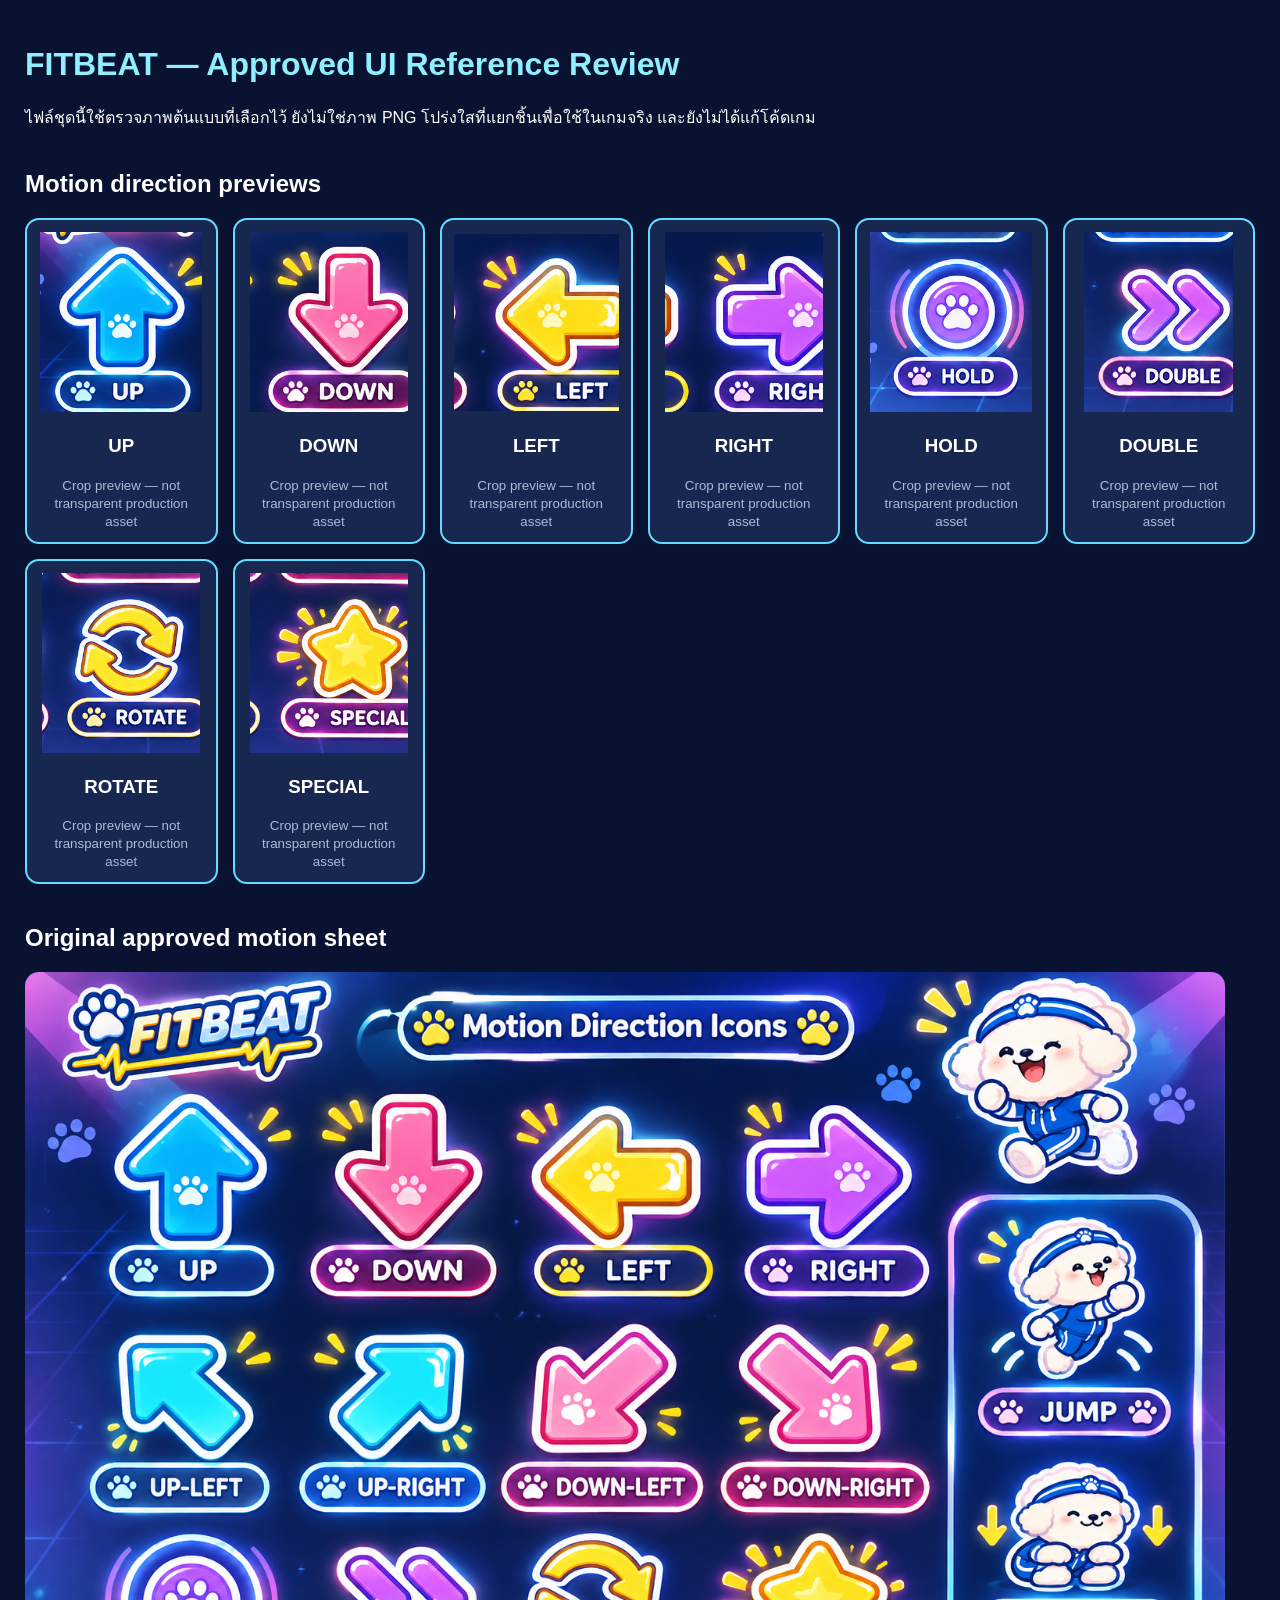
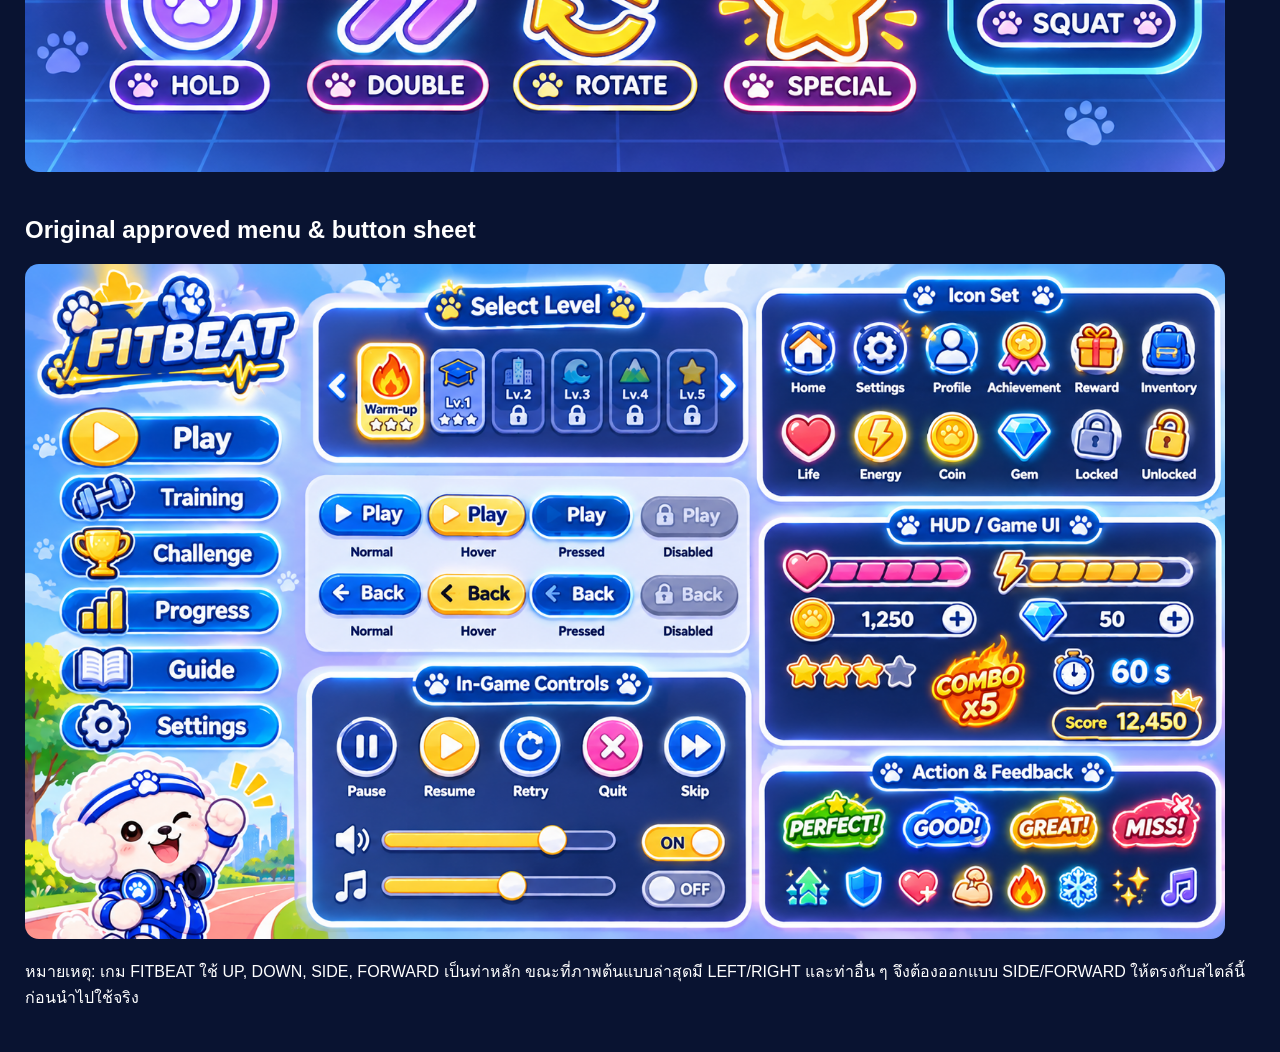
<file: OPEN_REVIEW.html>
<!doctype html><html lang="th"><meta charset="utf-8"><meta name="viewport" content="width=device-width,initial-scale=1"><title>FITBEAT UI review</title><style>body{margin:0;background:#091331;color:white;font-family:Arial,sans-serif;padding:25px}h1{color:#8fefff}p{line-height:1.6}.grid{display:grid;grid-template-columns:repeat(auto-fit,minmax(180px,1fr));gap:15px}article{background:#182750;padding:12px;border:2px solid #62ddff;border-radius:14px;text-align:center}article img{width:100%;height:180px;object-fit:contain}small{color:#aabbd5}.full{width:100%;max-width:1200px;border-radius:14px}h2{margin-top:40px}</style><h1>FITBEAT — Approved UI Reference Review</h1><p>ไฟล์ชุดนี้ใช้ตรวจภาพต้นแบบที่เลือกไว้ ยังไม่ใช่ภาพ PNG โปร่งใสที่แยกชิ้นเพื่อใช้ในเกมจริง และยังไม่ได้แก้โค้ดเกม</p><h2>Motion direction previews</h2><div class="grid"><article><img src="preview_UP.png"><h3>UP</h3><small>Crop preview — not transparent production asset</small></article><article><img src="preview_DOWN.png"><h3>DOWN</h3><small>Crop preview — not transparent production asset</small></article><article><img src="preview_LEFT.png"><h3>LEFT</h3><small>Crop preview — not transparent production asset</small></article><article><img src="preview_RIGHT.png"><h3>RIGHT</h3><small>Crop preview — not transparent production asset</small></article><article><img src="preview_HOLD.png"><h3>HOLD</h3><small>Crop preview — not transparent production asset</small></article><article><img src="preview_DOUBLE.png"><h3>DOUBLE</h3><small>Crop preview — not transparent production asset</small></article><article><img src="preview_ROTATE.png"><h3>ROTATE</h3><small>Crop preview — not transparent production asset</small></article><article><img src="preview_SPECIAL.png"><h3>SPECIAL</h3><small>Crop preview — not transparent production asset</small></article></div><h2>Original approved motion sheet</h2><img class="full" src="01_Motion_Icons_Approved_Reference.png"><h2>Original approved menu & button sheet</h2><img class="full" src="02_Menu_Buttons_Approved_Reference.png"><p>หมายเหตุ: เกม FITBEAT ใช้ UP, DOWN, SIDE, FORWARD เป็นท่าหลัก ขณะที่ภาพต้นแบบล่าสุดมี LEFT/RIGHT และท่าอื่น ๆ จึงต้องออกแบบ SIDE/FORWARD ให้ตรงกับสไตล์นี้ก่อนนำไปใช้จริง</p></html>
</file>
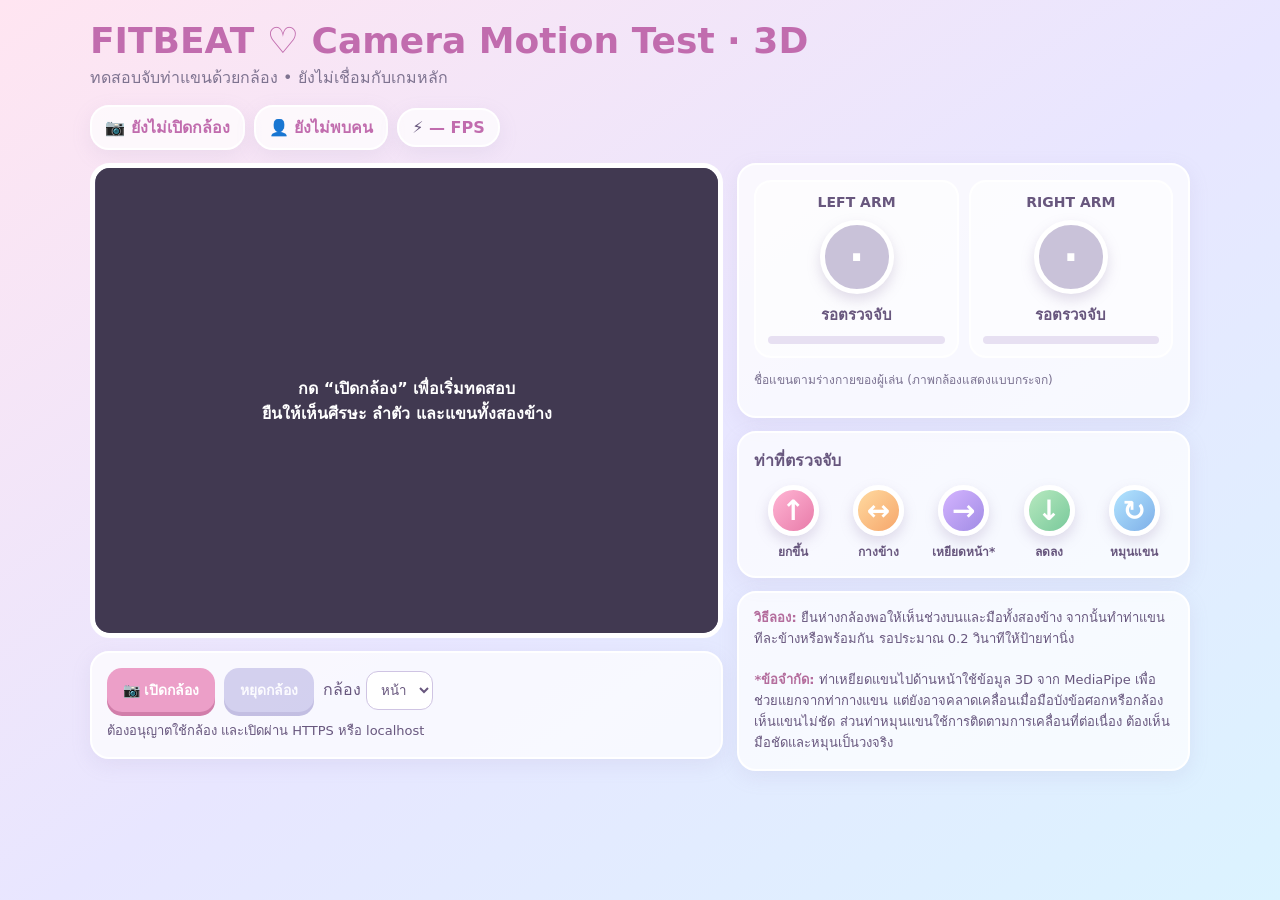
<file: ORIGINAL_CAMERA_DEMOS/fitbeat-camera-forward-3d(1).html>
<!doctype html><html lang="th"><head><meta charset="utf-8"><meta name="viewport" content="width=device-width,initial-scale=1"><title>FITBEAT • Camera Motion Test (Forward Reach 3D)</title><style>
:root{font-family:system-ui,'Segoe UI',sans-serif;color:#68577e}*{box-sizing:border-box}body{margin:0;min-height:100vh;background:linear-gradient(145deg,#ffe5f1,#e8e6ff 52%,#dbf3ff);padding:16px}.app{max-width:1100px;margin:auto}h1{color:#c16cae;margin:4px 0;font-size:clamp(25px,4vw,36px)}.sub{margin:4px 0 15px;color:#7e7390}.top,.chips,.controls{display:flex;gap:9px;flex-wrap:wrap;align-items:center}.chip,.panel{border:2px solid white;background:#ffffffb9;border-radius:19px;box-shadow:0 6px 20px #9f8cbd22}.chip{padding:8px 13px;font-weight:750}.chip b{color:#c16cae}.panel{padding:15px;margin-top:13px}button{border:0;border-radius:15px;padding:11px 16px;background:#ec9fc8;color:#fff;font-size:14px;font-weight:800;cursor:pointer;box-shadow:0 4px 0 #d17eaa}button:disabled{opacity:.45;cursor:default}button.secondary{background:#a6a0dc;box-shadow:0 4px 0 #827ac1}.layout{display:grid;grid-template-columns:minmax(0,1.4fr) minmax(270px,1fr);gap:14px;margin-top:13px}.camera{aspect-ratio:4/3;background:#5d5476;border:5px solid white;border-radius:20px;position:relative;overflow:hidden}.camera video,.camera canvas{position:absolute;inset:0;width:100%;height:100%;object-fit:contain;transform:scaleX(-1)}.camera video{background:#413951}.camera canvas{pointer-events:none}.empty{position:absolute;inset:0;display:grid;place-items:center;color:#fff;text-align:center;padding:20px;font-weight:800}.camera.active .empty{display:none}.status{font-size:13px;margin-top:8px;min-height:22px}.arms{display:grid;grid-template-columns:1fr 1fr;gap:10px}.arm{background:#fff9;border:2px solid white;border-radius:17px;padding:12px;text-align:center}.arm strong{display:block;font-size:14px}.arm .name{font-size:15px;font-weight:900;margin:9px 0}.circle{width:74px;height:74px;border-radius:50%;display:grid;place-items:center;margin:10px auto 0;font-size:40px;font-weight:900;color:white;border:5px solid #fff;box-shadow:0 6px 13px #9582ae44}.circle.none{background:#c9c2d9}.circle.up{background:linear-gradient(135deg,#ffb5d4,#e87ba9)}.circle.side{background:linear-gradient(135deg,#ffdaa0,#f6a66b)}.circle.forward{background:linear-gradient(135deg,#d4b4ff,#a18ce5)}.circle.down{background:linear-gradient(135deg,#b7e9bf,#79c99b)}.circle.circlemove{background:linear-gradient(135deg,#b3e5ff,#7eafe8)}.meter{height:8px;background:#e7e0f2;border-radius:99px;overflow:hidden}.meter i{display:block;height:100%;width:0;background:#d88ac3;transition:width .12s}.legend{display:grid;grid-template-columns:repeat(5,minmax(0,1fr));gap:8px}.item{text-align:center;font-size:12px;font-weight:750}.item .circle{width:51px;height:51px;font-size:28px;margin:0 auto 6px}.note{font-size:13px;line-height:1.6}.note strong{color:#b46d9d}select{padding:10px;border-radius:12px;border:1px solid #cfc4e3;background:white;color:#68577e}.hint{font-size:12px;color:#7b7291}@media(max-width:760px){.layout{grid-template-columns:1fr}.legend{grid-template-columns:repeat(5,1fr)}.camera{aspect-ratio:4/3}}
</style></head><body><main class="app"><h1>FITBEAT ♡ Camera Motion Test · 3D</h1><p class="sub">ทดสอบจับท่าแขนด้วยกล้อง • ยังไม่เชื่อมกับเกมหลัก</p><div class="top"><span class="chip">📷 <b id="camstate">ยังไม่เปิดกล้อง</b></span><span class="chip">👤 <b id="person">ยังไม่พบคน</b></span><span class="chip">⚡ <b id="fps">— FPS</b></span></div><div class="layout"><section><div class="camera" id="camera"><video id="video" autoplay muted playsinline></video><canvas id="overlay"></canvas><div class="empty">กด “เปิดกล้อง” เพื่อเริ่มทดสอบ<br>ยืนให้เห็นศีรษะ ลำตัว และแขนทั้งสองข้าง</div></div><div class="panel"><div class="controls"><button id="start">📷 เปิดกล้อง</button><button id="stop" class="secondary" disabled>หยุดกล้อง</button><label>กล้อง <select id="facing"><option value="user">หน้า</option><option value="environment">หลัง</option></select></label></div><div class="status" id="status" role="status">ต้องอนุญาตใช้กล้อง และเปิดผ่าน HTTPS หรือ localhost</div></div></section><section><div class="panel" style="margin-top:0"><div class="arms"><div class="arm"><strong>LEFT ARM</strong><div id="leftIcon" class="circle none">·</div><div id="leftName" class="name">รอตรวจจับ</div><div class="meter"><i id="leftMeter"></i></div></div><div class="arm"><strong>RIGHT ARM</strong><div id="rightIcon" class="circle none">·</div><div id="rightName" class="name">รอตรวจจับ</div><div class="meter"><i id="rightMeter"></i></div></div></div><p class="hint">ชื่อแขนตามร่างกายของผู้เล่น (ภาพกล้องแสดงแบบกระจก)</p></div><div class="panel"><strong>ท่าที่ตรวจจับ</strong><div class="legend" style="margin-top:12px"><div class="item"><div class="circle up">↑</div>ยกขึ้น</div><div class="item"><div class="circle side">↔</div>กางข้าง</div><div class="item"><div class="circle forward">→</div>เหยียดหน้า*</div><div class="item"><div class="circle down">↓</div>ลดลง</div><div class="item"><div class="circle circlemove">↻</div>หมุนแขน</div></div></div><div class="panel note"><strong>วิธีลอง:</strong> ยืนห่างกล้องพอให้เห็นช่วงบนและมือทั้งสองข้าง จากนั้นทำท่าแขนทีละข้างหรือพร้อมกัน รอประมาณ 0.2 วินาทีให้ป้ายท่านิ่ง<br><br><strong>*ข้อจำกัด:</strong> ท่าเหยียดแขนไปด้านหน้าใช้ข้อมูล 3D จาก MediaPipe เพื่อช่วยแยกจากท่ากางแขน แต่ยังอาจคลาดเคลื่อนเมื่อมือบังข้อศอกหรือกล้องเห็นแขนไม่ชัด ส่วนท่าหมุนแขนใช้การติดตามการเคลื่อนที่ต่อเนื่อง ต้องเห็นมือชัดและหมุนเป็นวงจริง</div></section></div></main>
<script type="module">
const $=id=>document.getElementById(id), video=$('video'), canvas=$('overlay'),ctx=canvas.getContext('2d');let stream=null,pose=null,running=false,busy=false,lastVideo=-1,frames=0,lastFps=performance.now();const histories={left:[],right:[]},stables={left:{key:'none',n:0},right:{key:'none',n:0}};
const info={none:['·','รอตรวจจับ'],up:['↑','ยกแขนขึ้น'],side:['↔','กางแขนด้านข้าง'],forward:['→','เหยียดแขนด้านหน้า*'],down:['↓','ลดแขนลง'],circlemove:['↻','หมุนแขน']};
function report(s){$('status').textContent=s}function paint(side,key,confidence){const [sym,name]=info[key]||info.none;$(side+'Icon').className='circle '+key;$(side+'Icon').textContent=sym;$(side+'Name').textContent=name;$(side+'Meter').style.width=Math.round(confidence*100)+'%'}
function reset(){for(const s of ['left','right']){histories[s]=[];stables[s]={key:'none',n:0};paint(s,'none',0)}}
function dist(a,b){return Math.hypot(a.x-b.x,a.y-b.y)}function angle(a,b,c){let ux=a.x-b.x,uy=a.y-b.y,vx=c.x-b.x,vy=c.y-b.y;return Math.acos(Math.max(-1,Math.min(1,(ux*vx+uy*vy)/(Math.hypot(ux,uy)*Math.hypot(vx,vy)+1e-9))))*180/Math.PI}
function detect(lm,side,now,world){
 const ids=side==='left'?[11,13,15,23]:[12,14,16,24];
 const [shoulder,elbow,wrist,hip]=ids.map(i=>lm[i]);
 const visibility=Math.min(shoulder.visibility??1,elbow.visibility??1,wrist.visibility??1);
 if(visibility<.45)return ['none',0];
 const torso=Math.max(.06,dist(shoulder,hip)),arm=dist(shoulder,wrist);
 const straight=angle(shoulder,elbow,wrist)>140;
 const dy=(wrist.y-shoulder.y)/torso,dx=Math.abs(wrist.x-shoulder.x)/torso;
 const h=histories[side];h.push({x:wrist.x,y:wrist.y,t:now});
 while(h.length&&(now-h[0].t>1500))h.shift();
 let turns=0;
 if(h.length>8){const cx=h.reduce((a,p)=>a+p.x,0)/h.length,cy=h.reduce((a,p)=>a+p.y,0)/h.length;
 let travel=0;for(let i=1;i<h.length;i++){const a=Math.atan2(h[i-1].y-cy,h[i-1].x-cx),b=Math.atan2(h[i].y-cy,h[i].x-cx);let d=b-a;while(d>Math.PI)d-=2*Math.PI;while(d< -Math.PI)d+=2*Math.PI;travel+=d}
 const radius=h.reduce((a,p)=>a+Math.hypot(p.x-cx,p.y-cy),0)/h.length;
 turns=(Math.abs(travel)>Math.PI*1.55&&radius>torso*.2&&radius<torso*1.8)?Math.abs(travel):0}
 if(turns)return ['circlemove',visibility];
 // MediaPipe world coordinates provide relative depth in meters. The torso vector
 // establishes a body-local vertical, reducing sensitivity to camera tilt.
 if(world?.length>=25){
  const [S,E,W,H]=ids.map(i=>world[i]);
  const vec=(a,b)=>[b.x-a.x,b.y-a.y,b.z-a.z];
  const dot=(a,b)=>a.reduce((v,x,i)=>v+x*b[i],0);
  const norm=a=>Math.hypot(...a);
  const unit=a=>a.map(x=>x/(norm(a)||1));
  const vertical=unit(vec(H,S)); // hip -> shoulder, body-up axis
  const arm3=vec(S,W),len=norm(arm3);
  const elevation=Math.asin(Math.max(-1,Math.min(1,dot(unit(arm3),vertical))))*180/Math.PI;
  const shoulderWidth=norm(vec(world[11],world[12]));
  const across=unit(vec(world[11],world[12]));
  const lateral=Math.abs(dot(unit(arm3),across));
  const depth=Math.abs(arm3[2])/(len||1);
  const elbow3=vec(S,E),forearm3=vec(E,W);
  const elbowStraight=dot(unit(elbow3),unit(forearm3))>.72;
  // A forward reach points away from the torso, approximately horizontal,
  // with depth dominance rather than the lateral direction of a side raise.
  if(elbowStraight&&len>Math.max(.12,shoulderWidth*.7)&&elevation>-28&&elevation<40&&depth>.48&&depth>lateral*.95)
    return ['forward',visibility*.9];
  if(elevation>40&&len>.18)return ['up',visibility];
  if(elbowStraight&&elevation>-30&&elevation<32&&lateral>.58&&lateral>depth*.9)return ['side',visibility];
  if(elevation< -38)return ['down',visibility];
 }
 // 2D fallback for partial world tracking; deliberately conservative.
 if(dy<-.6&&arm>torso*.65)return ['up',visibility];
 if(straight&&dx>.65&&Math.abs(dy)<.5)return ['side',visibility];
 if(dy>.65&&dx<.6)return ['down',visibility];
 return ['none',visibility*.5]
}
function draw(lm){canvas.width=video.videoWidth;canvas.height=video.videoHeight;ctx.clearRect(0,0,canvas.width,canvas.height);const connections=[[11,12],[11,13],[13,15],[12,14],[14,16],[11,23],[12,24],[23,24]];ctx.lineWidth=5;ctx.strokeStyle='#a5e5ff';ctx.shadowColor='#72baf6';ctx.shadowBlur=9;for(const [a,b] of connections){if((lm[a].visibility??1)<.45||(lm[b].visibility??1)<.45)continue;ctx.beginPath();ctx.moveTo(lm[a].x*canvas.width,lm[a].y*canvas.height);ctx.lineTo(lm[b].x*canvas.width,lm[b].y*canvas.height);ctx.stroke()}ctx.shadowBlur=0;for(const id of [11,12,13,14,15,16,23,24]){if((lm[id].visibility??1)<.45)continue;ctx.beginPath();ctx.arc(lm[id].x*canvas.width,lm[id].y*canvas.height,7,0,Math.PI*2);ctx.fillStyle='#ffb5d4';ctx.fill();ctx.strokeStyle='white';ctx.lineWidth=2;ctx.stroke()}}
async function tick(){if(!running)return;requestAnimationFrame(tick);if(busy||video.readyState<2||video.currentTime===lastVideo)return;busy=true;lastVideo=video.currentTime;try{const now=performance.now(),result=pose.detectForVideo(video,now);ctx.clearRect(0,0,canvas.width,canvas.height);if(result.landmarks?.length){$('person').textContent='พบผู้เล่น';const lm=result.landmarks[0];draw(lm);for(const s of ['left','right']){const [key,conf]=detect(lm,s,now,result.worldLandmarks?.[0]),st=stables[s];if(key===st.key)st.n=Math.min(st.n+1,6);else{st.key=key;st.n=1}if(st.n>=3||key==='none')paint(s,key,conf)}}else{$('person').textContent='ไม่พบคน';reset()}frames++;if(now-lastFps>1000){$('fps').textContent=Math.round(frames*1000/(now-lastFps))+' FPS';frames=0;lastFps=now}}catch(e){report('ตรวจจับผิดพลาด: '+e.message);stop()}finally{busy=false}}
async function start(){if(running)return;$('start').disabled=true;report('กำลังโหลดโมเดลตรวจจับท่า… (ครั้งแรกต้องใช้อินเทอร์เน็ต)');try{if(!navigator.mediaDevices?.getUserMedia)throw Error('เบราว์เซอร์นี้ไม่รองรับกล้อง หรือไม่ได้เปิดผ่าน HTTPS/localhost');report('กำลังโหลด MediaPipe จากไฟล์ใน GitHub…');const mod=await import('./vision_bundle.mjs');const vision=await mod.FilesetResolver.forVisionTasks('./wasm');pose=await mod.PoseLandmarker.createFromOptions(vision,{baseOptions:{modelAssetPath:'./pose_landmarker_lite.task',delegate:'GPU'},runningMode:'VIDEO',numPoses:1,minPoseDetectionConfidence:.5,minTrackingConfidence:.5}).catch(async()=>mod.PoseLandmarker.createFromOptions(vision,{baseOptions:{modelAssetPath:'./pose_landmarker_lite.task',delegate:'CPU'},runningMode:'VIDEO',numPoses:1}));stream=await navigator.mediaDevices.getUserMedia({audio:false,video:{facingMode:$('facing').value,width:{ideal:960},height:{ideal:720}}});video.srcObject=stream;await video.play();running=true;lastVideo=-1;$('camera').classList.add('active');$('camstate').textContent='กำลังทำงาน';$('start').disabled=false;$('stop').disabled=false;report('พร้อมแล้ว! ลองยก กาง ลด และหมุนแขน');tick()}catch(e){report('เปิดไม่ได้: '+e.message+' — ตรวจสอบว่ามี vision_bundle.mjs และโฟลเดอร์ wasm อยู่ใน GitHub');$('camstate').textContent='เปิดไม่สำเร็จ';$('start').disabled=false;stop(false)}}
function stop(update=true){running=false;if(stream){stream.getTracks().forEach(t=>t.stop());stream=null}video.srcObject=null;pose?.close();pose=null;ctx.clearRect(0,0,canvas.width,canvas.height);$('camera').classList.remove('active');$('stop').disabled=true;$('start').disabled=false;$('person').textContent='ยังไม่พบคน';$('fps').textContent='— FPS';reset();if(update){$('camstate').textContent='หยุดแล้ว';report('หยุดกล้องแล้ว')}}$('start').addEventListener('click',start);$('stop').addEventListener('click',()=>stop());$('facing').addEventListener('change',()=>{if(running){stop();start()}});window.addEventListener('pagehide',()=>stop(false));
</script></body></html>
</file>
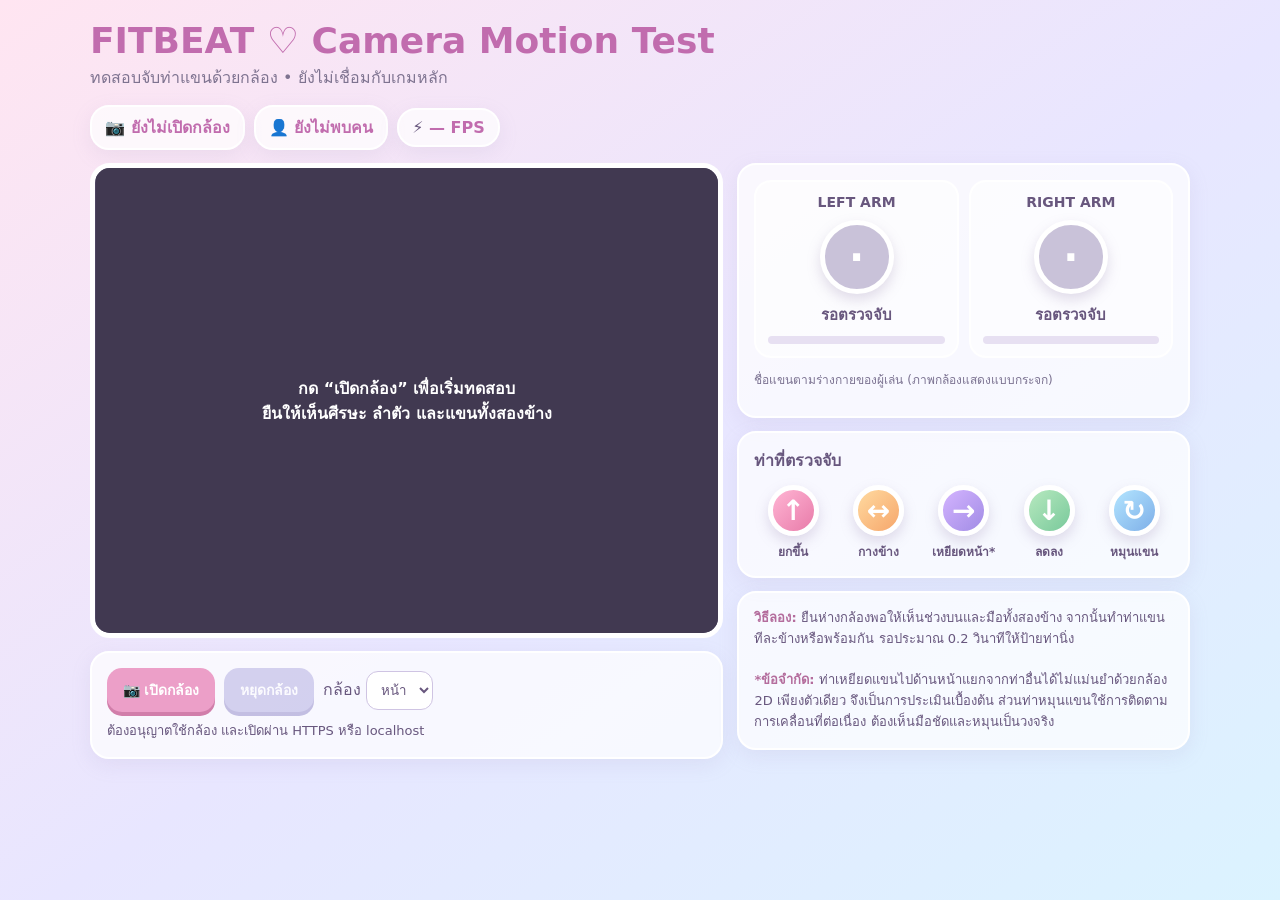
<file: ORIGINAL_CAMERA_DEMOS/fitbeat-camera-test-fixed(2).html>
<!doctype html><html lang="th"><head><meta charset="utf-8"><meta name="viewport" content="width=device-width,initial-scale=1"><title>FITBEAT • Camera Motion Test (Fixed CDN)</title><style>
:root{font-family:system-ui,'Segoe UI',sans-serif;color:#68577e}*{box-sizing:border-box}body{margin:0;min-height:100vh;background:linear-gradient(145deg,#ffe5f1,#e8e6ff 52%,#dbf3ff);padding:16px}.app{max-width:1100px;margin:auto}h1{color:#c16cae;margin:4px 0;font-size:clamp(25px,4vw,36px)}.sub{margin:4px 0 15px;color:#7e7390}.top,.chips,.controls{display:flex;gap:9px;flex-wrap:wrap;align-items:center}.chip,.panel{border:2px solid white;background:#ffffffb9;border-radius:19px;box-shadow:0 6px 20px #9f8cbd22}.chip{padding:8px 13px;font-weight:750}.chip b{color:#c16cae}.panel{padding:15px;margin-top:13px}button{border:0;border-radius:15px;padding:11px 16px;background:#ec9fc8;color:#fff;font-size:14px;font-weight:800;cursor:pointer;box-shadow:0 4px 0 #d17eaa}button:disabled{opacity:.45;cursor:default}button.secondary{background:#a6a0dc;box-shadow:0 4px 0 #827ac1}.layout{display:grid;grid-template-columns:minmax(0,1.4fr) minmax(270px,1fr);gap:14px;margin-top:13px}.camera{aspect-ratio:4/3;background:#5d5476;border:5px solid white;border-radius:20px;position:relative;overflow:hidden}.camera video,.camera canvas{position:absolute;inset:0;width:100%;height:100%;object-fit:contain;transform:scaleX(-1)}.camera video{background:#413951}.camera canvas{pointer-events:none}.empty{position:absolute;inset:0;display:grid;place-items:center;color:#fff;text-align:center;padding:20px;font-weight:800}.camera.active .empty{display:none}.status{font-size:13px;margin-top:8px;min-height:22px}.arms{display:grid;grid-template-columns:1fr 1fr;gap:10px}.arm{background:#fff9;border:2px solid white;border-radius:17px;padding:12px;text-align:center}.arm strong{display:block;font-size:14px}.arm .name{font-size:15px;font-weight:900;margin:9px 0}.circle{width:74px;height:74px;border-radius:50%;display:grid;place-items:center;margin:10px auto 0;font-size:40px;font-weight:900;color:white;border:5px solid #fff;box-shadow:0 6px 13px #9582ae44}.circle.none{background:#c9c2d9}.circle.up{background:linear-gradient(135deg,#ffb5d4,#e87ba9)}.circle.side{background:linear-gradient(135deg,#ffdaa0,#f6a66b)}.circle.forward{background:linear-gradient(135deg,#d4b4ff,#a18ce5)}.circle.down{background:linear-gradient(135deg,#b7e9bf,#79c99b)}.circle.circlemove{background:linear-gradient(135deg,#b3e5ff,#7eafe8)}.meter{height:8px;background:#e7e0f2;border-radius:99px;overflow:hidden}.meter i{display:block;height:100%;width:0;background:#d88ac3;transition:width .12s}.legend{display:grid;grid-template-columns:repeat(5,minmax(0,1fr));gap:8px}.item{text-align:center;font-size:12px;font-weight:750}.item .circle{width:51px;height:51px;font-size:28px;margin:0 auto 6px}.note{font-size:13px;line-height:1.6}.note strong{color:#b46d9d}select{padding:10px;border-radius:12px;border:1px solid #cfc4e3;background:white;color:#68577e}.hint{font-size:12px;color:#7b7291}@media(max-width:760px){.layout{grid-template-columns:1fr}.legend{grid-template-columns:repeat(5,1fr)}.camera{aspect-ratio:4/3}}
</style></head><body><main class="app"><h1>FITBEAT ♡ Camera Motion Test</h1><p class="sub">ทดสอบจับท่าแขนด้วยกล้อง • ยังไม่เชื่อมกับเกมหลัก</p><div class="top"><span class="chip">📷 <b id="camstate">ยังไม่เปิดกล้อง</b></span><span class="chip">👤 <b id="person">ยังไม่พบคน</b></span><span class="chip">⚡ <b id="fps">— FPS</b></span></div><div class="layout"><section><div class="camera" id="camera"><video id="video" autoplay muted playsinline></video><canvas id="overlay"></canvas><div class="empty">กด “เปิดกล้อง” เพื่อเริ่มทดสอบ<br>ยืนให้เห็นศีรษะ ลำตัว และแขนทั้งสองข้าง</div></div><div class="panel"><div class="controls"><button id="start">📷 เปิดกล้อง</button><button id="stop" class="secondary" disabled>หยุดกล้อง</button><label>กล้อง <select id="facing"><option value="user">หน้า</option><option value="environment">หลัง</option></select></label></div><div class="status" id="status" role="status">ต้องอนุญาตใช้กล้อง และเปิดผ่าน HTTPS หรือ localhost</div></div></section><section><div class="panel" style="margin-top:0"><div class="arms"><div class="arm"><strong>LEFT ARM</strong><div id="leftIcon" class="circle none">·</div><div id="leftName" class="name">รอตรวจจับ</div><div class="meter"><i id="leftMeter"></i></div></div><div class="arm"><strong>RIGHT ARM</strong><div id="rightIcon" class="circle none">·</div><div id="rightName" class="name">รอตรวจจับ</div><div class="meter"><i id="rightMeter"></i></div></div></div><p class="hint">ชื่อแขนตามร่างกายของผู้เล่น (ภาพกล้องแสดงแบบกระจก)</p></div><div class="panel"><strong>ท่าที่ตรวจจับ</strong><div class="legend" style="margin-top:12px"><div class="item"><div class="circle up">↑</div>ยกขึ้น</div><div class="item"><div class="circle side">↔</div>กางข้าง</div><div class="item"><div class="circle forward">→</div>เหยียดหน้า*</div><div class="item"><div class="circle down">↓</div>ลดลง</div><div class="item"><div class="circle circlemove">↻</div>หมุนแขน</div></div></div><div class="panel note"><strong>วิธีลอง:</strong> ยืนห่างกล้องพอให้เห็นช่วงบนและมือทั้งสองข้าง จากนั้นทำท่าแขนทีละข้างหรือพร้อมกัน รอประมาณ 0.2 วินาทีให้ป้ายท่านิ่ง<br><br><strong>*ข้อจำกัด:</strong> ท่าเหยียดแขนไปด้านหน้าแยกจากท่าอื่นได้ไม่แม่นยำด้วยกล้อง 2D เพียงตัวเดียว จึงเป็นการประเมินเบื้องต้น ส่วนท่าหมุนแขนใช้การติดตามการเคลื่อนที่ต่อเนื่อง ต้องเห็นมือชัดและหมุนเป็นวงจริง</div></section></div></main>
<script type="module">
const $=id=>document.getElementById(id), video=$('video'), canvas=$('overlay'),ctx=canvas.getContext('2d');let stream=null,pose=null,running=false,busy=false,lastVideo=-1,frames=0,lastFps=performance.now();const histories={left:[],right:[]},stables={left:{key:'none',n:0},right:{key:'none',n:0}};
const info={none:['·','รอตรวจจับ'],up:['↑','ยกแขนขึ้น'],side:['↔','กางแขนด้านข้าง'],forward:['→','เหยียดแขนด้านหน้า*'],down:['↓','ลดแขนลง'],circlemove:['↻','หมุนแขน']};
function report(s){$('status').textContent=s}function paint(side,key,confidence){const [sym,name]=info[key]||info.none;$(side+'Icon').className='circle '+key;$(side+'Icon').textContent=sym;$(side+'Name').textContent=name;$(side+'Meter').style.width=Math.round(confidence*100)+'%'}
function reset(){for(const s of ['left','right']){histories[s]=[];stables[s]={key:'none',n:0};paint(s,'none',0)}}
function dist(a,b){return Math.hypot(a.x-b.x,a.y-b.y)}function angle(a,b,c){let ux=a.x-b.x,uy=a.y-b.y,vx=c.x-b.x,vy=c.y-b.y;return Math.acos(Math.max(-1,Math.min(1,(ux*vx+uy*vy)/(Math.hypot(ux,uy)*Math.hypot(vx,vy)+1e-9))))*180/Math.PI}
function detect(lm,side,now){const ids=side==='left'?[11,13,15,23]:[12,14,16,24];const [shoulder,elbow,wrist,hip]=ids.map(i=>lm[i]);const visibility=Math.min(shoulder.visibility??1,elbow.visibility??1,wrist.visibility??1);if(visibility<.45)return ['none',0];const torso=Math.max(.06,dist(shoulder,hip)),arm=dist(shoulder,wrist),straight=angle(shoulder,elbow,wrist)>145,dy=(wrist.y-shoulder.y)/torso,dx=Math.abs(wrist.x-shoulder.x)/torso,depth=(shoulder.z-wrist.z)/torso;const h=histories[side];h.push({x:wrist.x,y:wrist.y,t:now});while(h.length&&(now-h[0].t>1500))h.shift();let turns=0; if(h.length>8){const cx=h.reduce((a,p)=>a+p.x,0)/h.length,cy=h.reduce((a,p)=>a+p.y,0)/h.length;let travel=0;for(let i=1;i<h.length;i++){const a=Math.atan2(h[i-1].y-cy,h[i-1].x-cx),b=Math.atan2(h[i].y-cy,h[i].x-cx);let d=b-a;while(d>Math.PI)d-=2*Math.PI;while(d< -Math.PI)d+=2*Math.PI;travel+=d}const radius=h.reduce((a,p)=>a+Math.hypot(p.x-cx,p.y-cy),0)/h.length;turns=(Math.abs(travel)>Math.PI*1.55&&radius>torso*.2&&radius<torso*1.8)?Math.abs(travel):0}
if(turns)return ['circlemove',visibility];if(dy<-.6&&arm>torso*.65)return ['up',visibility];if(straight&&dx>.65&&Math.abs(dy)<.5)return ['side',visibility];if(straight&&Math.abs(dy)<.65&&depth>.7&&arm<torso*1.2)return ['forward',visibility*.75];if(dy>.65&&dx<.6)return ['down',visibility];return ['none',visibility*.5]}
function draw(lm){canvas.width=video.videoWidth;canvas.height=video.videoHeight;ctx.clearRect(0,0,canvas.width,canvas.height);const connections=[[11,12],[11,13],[13,15],[12,14],[14,16],[11,23],[12,24],[23,24]];ctx.lineWidth=5;ctx.strokeStyle='#a5e5ff';ctx.shadowColor='#72baf6';ctx.shadowBlur=9;for(const [a,b] of connections){if((lm[a].visibility??1)<.45||(lm[b].visibility??1)<.45)continue;ctx.beginPath();ctx.moveTo(lm[a].x*canvas.width,lm[a].y*canvas.height);ctx.lineTo(lm[b].x*canvas.width,lm[b].y*canvas.height);ctx.stroke()}ctx.shadowBlur=0;for(const id of [11,12,13,14,15,16,23,24]){if((lm[id].visibility??1)<.45)continue;ctx.beginPath();ctx.arc(lm[id].x*canvas.width,lm[id].y*canvas.height,7,0,Math.PI*2);ctx.fillStyle='#ffb5d4';ctx.fill();ctx.strokeStyle='white';ctx.lineWidth=2;ctx.stroke()}}
async function tick(){if(!running)return;requestAnimationFrame(tick);if(busy||video.readyState<2||video.currentTime===lastVideo)return;busy=true;lastVideo=video.currentTime;try{const now=performance.now(),result=pose.detectForVideo(video,now);ctx.clearRect(0,0,canvas.width,canvas.height);if(result.landmarks?.length){$('person').textContent='พบผู้เล่น';const lm=result.landmarks[0];draw(lm);for(const s of ['left','right']){const [key,conf]=detect(lm,s,now),st=stables[s];if(key===st.key)st.n=Math.min(st.n+1,6);else{st.key=key;st.n=1}if(st.n>=3||key==='none')paint(s,key,conf)}}else{$('person').textContent='ไม่พบคน';reset()}frames++;if(now-lastFps>1000){$('fps').textContent=Math.round(frames*1000/(now-lastFps))+' FPS';frames=0;lastFps=now}}catch(e){report('ตรวจจับผิดพลาด: '+e.message);stop()}finally{busy=false}}
async function start(){if(running)return;$('start').disabled=true;report('กำลังโหลดโมเดลตรวจจับท่า… (ครั้งแรกต้องใช้อินเทอร์เน็ต)');try{if(!navigator.mediaDevices?.getUserMedia)throw Error('เบราว์เซอร์นี้ไม่รองรับกล้อง หรือไม่ได้เปิดผ่าน HTTPS/localhost');let mod,vision,loadErrors=[];for(const base of ['https://unpkg.com/@mediapipe/tasks-vision@latest','https://cdn.jsdelivr.net/npm/@mediapipe/tasks-vision@latest']){try{report('กำลังโหลด MediaPipe จาก '+new URL(base).hostname+'…');mod=await import(base+'/vision_bundle.mjs');vision=await mod.FilesetResolver.forVisionTasks(base+'/wasm');break}catch(err){loadErrors.push(new URL(base).hostname+': '+err.message);mod=null}}if(!mod||!vision)throw Error('ไม่สามารถโหลด MediaPipe จากทั้งสองแหล่งได้: '+loadErrors.join(' | '));pose=await mod.PoseLandmarker.createFromOptions(vision,{baseOptions:{modelAssetPath:'https://storage.googleapis.com/mediapipe-models/pose_landmarker/pose_landmarker_lite/float16/1/pose_landmarker_lite.task',delegate:'GPU'},runningMode:'VIDEO',numPoses:1,minPoseDetectionConfidence:.5,minTrackingConfidence:.5}).catch(async()=>mod.PoseLandmarker.createFromOptions(vision,{baseOptions:{modelAssetPath:'https://storage.googleapis.com/mediapipe-models/pose_landmarker/pose_landmarker_lite/float16/1/pose_landmarker_lite.task',delegate:'CPU'},runningMode:'VIDEO',numPoses:1}));stream=await navigator.mediaDevices.getUserMedia({audio:false,video:{facingMode:$('facing').value,width:{ideal:960},height:{ideal:720}}});video.srcObject=stream;await video.play();running=true;lastVideo=-1;$('camera').classList.add('active');$('camstate').textContent='กำลังทำงาน';$('start').disabled=false;$('stop').disabled=false;report('พร้อมแล้ว! ลองยก กาง ลด และหมุนแขน');tick()}catch(e){report('เปิดไม่ได้: '+e.message+' — ลอง Chrome/Edge บน HTTPS และอนุญาตกล้อง');$('camstate').textContent='เปิดไม่สำเร็จ';$('start').disabled=false;stop(false)}}
function stop(update=true){running=false;if(stream){stream.getTracks().forEach(t=>t.stop());stream=null}video.srcObject=null;pose?.close();pose=null;ctx.clearRect(0,0,canvas.width,canvas.height);$('camera').classList.remove('active');$('stop').disabled=true;$('start').disabled=false;$('person').textContent='ยังไม่พบคน';$('fps').textContent='— FPS';reset();if(update){$('camstate').textContent='หยุดแล้ว';report('หยุดกล้องแล้ว')}}$('start').addEventListener('click',start);$('stop').addEventListener('click',()=>stop());$('facing').addEventListener('change',()=>{if(running){stop();start()}});window.addEventListener('pagehide',()=>stop(false));
</script></body></html>
</file>
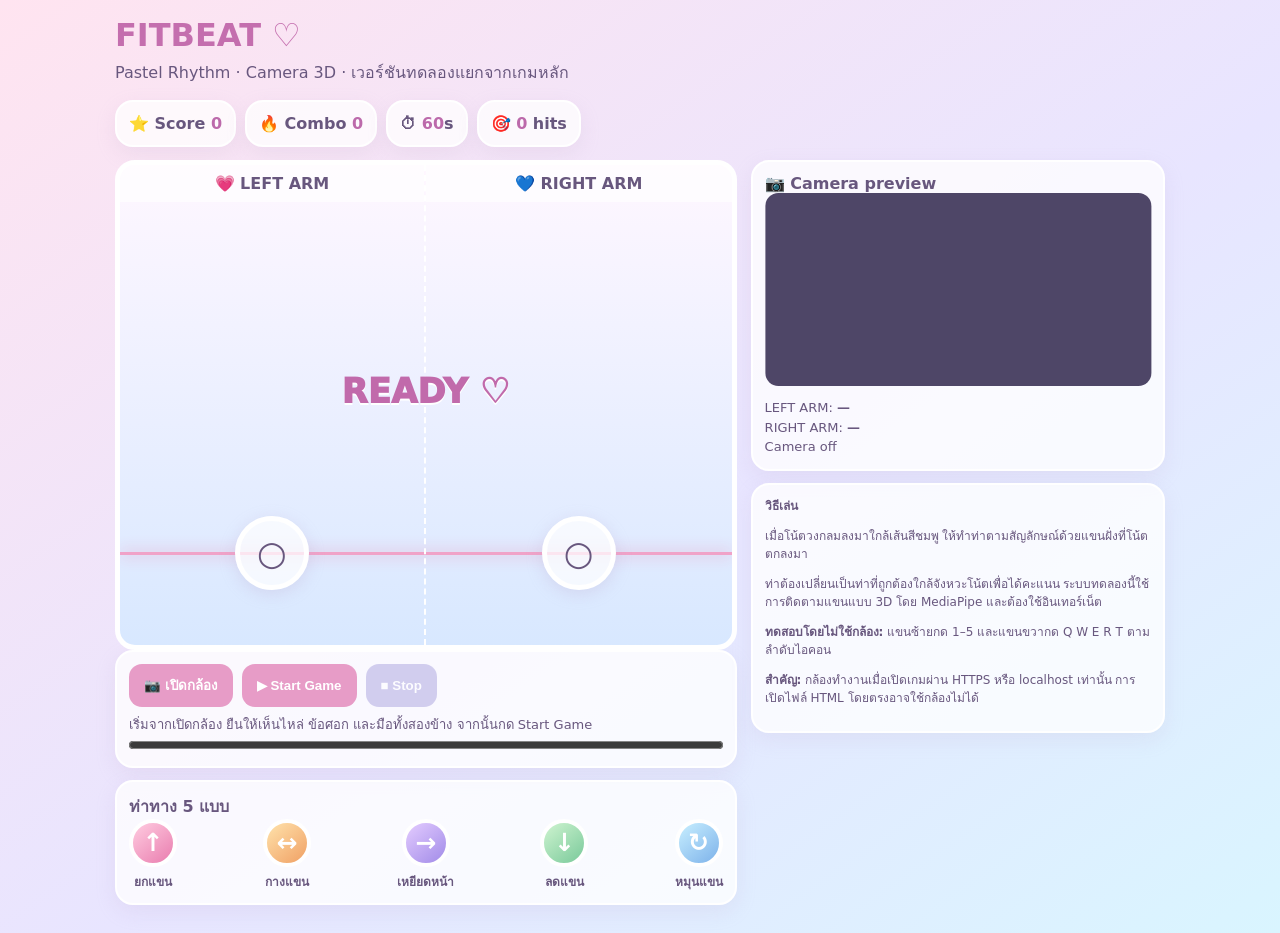
<file: ORIGINAL_CAMERA_DEMOS/FITBEAT_3D_Camera_Demo(1).html>
<!doctype html>
<html lang="th"><head><meta charset="utf-8"><meta name="viewport" content="width=device-width,initial-scale=1">
<title>FITBEAT ♡ 3D Camera Rhythm Demo</title>
<style>
:root{font-family:system-ui,sans-serif;color:#68577e}*{box-sizing:border-box}body{margin:0;background:linear-gradient(145deg,#ffe4f0,#e8e5ff 55%,#d9f5ff);min-height:100vh;padding:16px}.app{max-width:1050px;margin:auto}h1{margin:0;color:#c46eae}.sub{margin:6px 0 15px}.top,.buttons,.legend{display:flex;gap:9px;flex-wrap:wrap}.chip,.panel{border:2px solid white;background:#ffffffc9;border-radius:18px;padding:12px;box-shadow:0 7px 20px #b9a0c529}.chip{font-weight:750}.chip b{color:#bc6aab}.layout{display:grid;grid-template-columns:1.5fr 1fr;gap:14px;margin-top:13px}.stage{position:relative;height:490px;border-radius:20px;overflow:hidden;border:5px solid white;background:linear-gradient(180deg,#fff7ff,#d8e8ff)}.lanes{position:absolute;inset:0;display:grid;grid-template-columns:1fr 1fr}.lane{position:relative;border-right:2px dashed #ffffff;overflow:hidden}.lane:last-child{border:0}.lane-title{text-align:center;font-weight:900;background:#ffffffaa;padding:9px}.target{position:absolute;bottom:55px;left:50%;transform:translateX(-50%);height:74px;width:74px;border:5px solid white;border-radius:50%;display:grid;place-items:center;background:#ffffffb9;font-size:34px;box-shadow:0 4px 16px #b9a0c544}.hitline{position:absolute;bottom:90px;left:0;right:0;height:3px;background:#f0a2c8;box-shadow:0 0 15px #e894b9}.note{position:absolute;left:50%;top:0;transform:translate(-50%,-50%);height:60px;width:60px;border-radius:50%;border:5px solid white;display:grid;place-items:center;font-size:33px;color:white;font-weight:900;box-shadow:0 5px 18px #a18cae66,inset 0 5px 6px #ffffff70}.up{background:linear-gradient(140deg,#ffcde1,#e97cae)}.side{background:linear-gradient(140deg,#ffe3ac,#f0a064)}.forward{background:linear-gradient(140deg,#e4ccff,#a18be8)}.down{background:linear-gradient(140deg,#cff4d0,#79c99a)}.circlemove{background:linear-gradient(140deg,#c8efff,#7db2ea)}.panel{margin-bottom:12px}button{background:#e79cc7;color:white;border:0;border-radius:13px;padding:11px 15px;font-weight:800;cursor:pointer}button:disabled{opacity:.5}.secondary{background:#a9a2df}video{width:100%;max-height:220px;object-fit:contain;background:#4e4667;border-radius:13px;transform:scaleX(-1)}.status{font-size:13px;line-height:1.5;margin-top:8px}.legend{justify-content:space-between}.legend span{text-align:center;font-size:12px;font-weight:700}.legend i{width:48px;height:48px;display:grid;place-items:center;border-radius:50%;border:4px solid white;font-size:25px;color:white;font-style:normal;margin:auto auto 5px}.feedback{position:absolute;top:43%;width:100%;text-align:center;font-size:34px;font-weight:1000;color:#c16aab;text-shadow:0 2px white;pointer-events:none}.tiny{font-size:12px;line-height:1.5}#progress{width:100%;accent-color:#e79cc7}@media(max-width:720px){.layout{grid-template-columns:1fr}.stage{height:390px}.note{width:50px;height:50px;font-size:28px}.target{width:60px;height:60px}.hitline{bottom:82px}.target{bottom:52px}}
</style></head>
<body><main class="app"><h1>FITBEAT ♡</h1><p class="sub">Pastel Rhythm · Camera 3D · เวอร์ชันทดลองแยกจากเกมหลัก</p>
<div class="top"><div class="chip">⭐ Score <b id="score">0</b></div><div class="chip">🔥 Combo <b id="combo">0</b></div><div class="chip">⏱ <b id="time">60</b>s</div><div class="chip">🎯 <b id="hits">0</b> hits</div></div>
<div class="layout"><section><div class="stage" id="stage"><div class="hitline"></div><div class="lanes"><div class="lane" id="lane-left"><div class="lane-title">💗 LEFT ARM</div><div class="target" id="target-left">○</div></div><div class="lane" id="lane-right"><div class="lane-title">💙 RIGHT ARM</div><div class="target" id="target-right">○</div></div></div><div class="feedback" id="feedback">READY ♡</div></div>
<div class="panel"><div class="buttons"><button id="camera">📷 เปิดกล้อง</button><button id="start">▶ Start Game</button><button id="stop" class="secondary" disabled>■ Stop</button></div><div class="status" id="status">เริ่มจากเปิดกล้อง ยืนให้เห็นไหล่ ข้อศอก และมือทั้งสองข้าง จากนั้นกด Start Game</div><progress id="progress" value="0" max="60"></progress></div>
<div class="panel"><strong>ท่าทาง 5 แบบ</strong><div class="legend"><span><i class="up">↑</i>ยกแขน</span><span><i class="side">↔</i>กางแขน</span><span><i class="forward">→</i>เหยียดหน้า</span><span><i class="down">↓</i>ลดแขน</span><span><i class="circlemove">↻</i>หมุนแขน</span></div></div></section>
<aside><div class="panel"><strong>📷 Camera preview</strong><video id="video" autoplay muted playsinline></video><div class="status">LEFT ARM: <b id="left-pose">—</b><br>RIGHT ARM: <b id="right-pose">—</b><br><span id="cam-status">Camera off</span></div></div>
<div class="panel tiny"><strong>วิธีเล่น</strong><p>เมื่อโน้ตวงกลมลงมาใกล้เส้นสีชมพู ให้ทำท่าตามสัญลักษณ์ด้วยแขนฝั่งที่โน้ตตกลงมา</p><p>ท่าต้องเปลี่ยนเป็นท่าที่ถูกต้องใกล้จังหวะโน้ตเพื่อได้คะแนน ระบบทดลองนี้ใช้การติดตามแขนแบบ 3D โดย MediaPipe และต้องใช้อินเทอร์เน็ต</p><p><strong>ทดสอบโดยไม่ใช้กล้อง:</strong> แขนซ้ายกด 1–5 และแขนขวากด Q W E R T ตามลำดับไอคอน</p><p><strong>สำคัญ:</strong> กล้องทำงานเมื่อเปิดเกมผ่าน HTTPS หรือ localhost เท่านั้น การเปิดไฟล์ HTML โดยตรงอาจใช้กล้องไม่ได้</p></div></aside></div></main>
<script type="module">
const $=id=>document.getElementById(id), video=$('video');
const poses=['up','side','forward','down','circlemove'],icons={up:'↑',side:'↔',forward:'→',down:'↓',circlemove:'↻',none:'○'},names={up:'Overhead Raise',side:'Side Raise',forward:'Forward Reach',down:'Arms Down',circlemove:'Arm Circles',none:'—'};
let stream=null,tracker=null,cameraOn=false,lastVideo=-1,gameOn=false,startAt=0,spawnAt=0,notes=[],score=0,combo=0,hits=0,anim=0,session=0;
const history={left:[],right:[]},stable={left:{key:'none',count:0,shown:'none'},right:{key:'none',count:0,shown:'none'}};
function msg(s){$('status').textContent=s}function cameraMsg(s){$('cam-status').textContent=s}
function dist(a,b){return Math.hypot(a.x-b.x,a.y-b.y)}
function angle(a,b,c){const ux=a.x-b.x,uy=a.y-b.y,vx=c.x-b.x,vy=c.y-b.y;return Math.acos(Math.max(-1,Math.min(1,(ux*vx+uy*vy)/(Math.hypot(ux,uy)*Math.hypot(vx,vy)+1e-9))))*180/Math.PI}
function detect(lm,side,now,world){
 const ids=side==='left'?[11,13,15,23]:[12,14,16,24];
 const [shoulder,elbow,wrist,hip]=ids.map(i=>lm[i]);
 if(!shoulder||!elbow||!wrist||!hip)return 'none';
 const vis=Math.min(shoulder.visibility??1,elbow.visibility??1,wrist.visibility??1);
 if(vis<.45)return 'none';
 const torso=Math.max(.06,dist(shoulder,hip)),arm=dist(shoulder,wrist);
 const straight=angle(shoulder,elbow,wrist)>140;
 const dy=(wrist.y-shoulder.y)/torso,dx=Math.abs(wrist.x-shoulder.x)/torso;
 const h=history[side];h.push({x:wrist.x,y:wrist.y,t:now});
 while(h.length&&now-h[0].t>1500)h.shift();
 if(h.length>8){const cx=h.reduce((a,p)=>a+p.x,0)/h.length,cy=h.reduce((a,p)=>a+p.y,0)/h.length;
 let travel=0;for(let i=1;i<h.length;i++){const a=Math.atan2(h[i-1].y-cy,h[i-1].x-cx),b=Math.atan2(h[i].y-cy,h[i].x-cx);let d=b-a;while(d>Math.PI)d-=2*Math.PI;while(d< -Math.PI)d+=2*Math.PI;travel+=d}
 const radius=h.reduce((a,p)=>a+Math.hypot(p.x-cx,p.y-cy),0)/h.length;
 if(Math.abs(travel)>Math.PI*1.55&&radius>torso*.2&&radius<torso*1.8)return 'circlemove'}
 if(world?.length>=25){
 const [S,E,W,H]=ids.map(i=>world[i]),vec=(a,b)=>[b.x-a.x,b.y-a.y,b.z-a.z],dot=(a,b)=>a.reduce((v,x,i)=>v+x*b[i],0),norm=a=>Math.hypot(...a),unit=a=>a.map(x=>x/(norm(a)||1));
 const vertical=unit(vec(H,S)),arm3=vec(S,W),len=norm(arm3),elevation=Math.asin(Math.max(-1,Math.min(1,dot(unit(arm3),vertical))))*180/Math.PI;
 const shoulderWidth=norm(vec(world[11],world[12])),across=unit(vec(world[11],world[12])),lateral=Math.abs(dot(unit(arm3),across)),depth=Math.abs(arm3[2])/(len||1);
 const elbowStraight=dot(unit(vec(S,E)),unit(vec(E,W)))>.72;
 if(elbowStraight&&len>Math.max(.12,shoulderWidth*.7)&&elevation>-28&&elevation<40&&depth>.48&&depth>lateral*.95)return 'forward';
 if(elevation>40&&len>.18)return 'up';
 if(elbowStraight&&elevation>-30&&elevation<32&&lateral>.58&&lateral>depth*.9)return 'side';
 if(elevation< -38)return 'down';
 }
 if(dy<-.6&&arm>torso*.65)return 'up';
 if(straight&&dx>.65&&Math.abs(dy)<.5)return 'side';
 if(dy>.65&&dx<.6)return 'down';
 return 'none'
}
function motion(side,pose){if(!gameOn)return;const elapsed=(performance.now()-startAt)/1000;const n=notes.filter(n=>n.side===side&&n.pose===pose&&!n.hit&&Math.abs(elapsed-n.at-2.1)<.44).sort((a,b)=>Math.abs(elapsed-a.at-2.1)-Math.abs(elapsed-b.at-2.1))[0];if(!n)return;n.hit=true;n.el.remove();const delta=Math.abs(elapsed-n.at-2.1);combo++;hits++;score+=(delta<.17?100:50)+Math.min(combo,20)*5;$('feedback').textContent=delta<.17?'PERFECT! ✨':'GOOD! 🌸';$('score').textContent=score;$('combo').textContent=combo;$('hits').textContent=hits}
function spawn(now){const side=Math.random()<.5?'left':'right',pose=poses[Math.floor(Math.random()*5)],el=document.createElement('div');el.className='note '+pose;el.textContent=icons[pose];$('lane-'+side).append(el);notes.push({side,pose,el,at:now,hit:false})}
function stopGame(done=false){gameOn=false;cancelAnimationFrame(anim);$('stop').disabled=true;$('start').disabled=false;for(const n of notes)n.el.remove();notes=[];$('feedback').textContent=done?'FINISH! '+score+' ⭐':'READY ♡';if(done)msg('จบเกม! คะแนน '+score+' · ตีโน้ตสำเร็จ '+hits+' ครั้ง')}
function loopGame(){if(!gameOn)return;const elapsed=(performance.now()-startAt)/1000;if(elapsed>=60){stopGame(true);return}$('time').textContent=Math.ceil(60-elapsed);$('progress').value=elapsed;while(elapsed-spawnAt>=.95){spawnAt+=.95;spawn(spawnAt)}for(const n of notes){if(n.hit)continue;const progress=(elapsed-n.at)/2.1;n.el.style.top=(Math.max(-.15,Math.min(1.4,progress))*($('stage').clientHeight-145)+45)+'px';if(progress>1.22){n.hit=true;n.el.remove();combo=0;$('combo').textContent='0';$('feedback').textContent='MISS'}}notes=notes.filter(n=>!n.hit);anim=requestAnimationFrame(loopGame)}
$('start').onclick=()=>{stopGame();score=combo=hits=0;$('score').textContent='0';$('combo').textContent='0';$('hits').textContent='0';$('time').textContent='60';$('progress').value=0;startAt=performance.now();spawnAt=-.95;gameOn=true;$('start').disabled=true;$('stop').disabled=false;$('feedback').textContent='LET’S MOVE!';msg('เล่นอยู่! ทำท่าให้ตรงจังหวะที่โน้ตถึงเส้นสีชมพู');loopGame()};
$('stop').onclick=()=>stopGame();
window.addEventListener('keydown',e=>{const map={Digit1:['left','up'],Digit2:['left','side'],Digit3:['left','forward'],Digit4:['left','down'],Digit5:['left','circlemove'],KeyQ:['right','up'],KeyW:['right','side'],KeyE:['right','forward'],KeyR:['right','down'],KeyT:['right','circlemove']};if(map[e.code])motion(...map[e.code])});
async function loopCamera(){if(!cameraOn)return;requestAnimationFrame(loopCamera);if(video.readyState<2||video.currentTime===lastVideo||!tracker)return;lastVideo=video.currentTime;try{const now=performance.now(),result=tracker.detectForVideo(video,now),lm=result.landmarks?.[0],world=result.worldLandmarks?.[0];for(const side of ['left','right']){const s=stable[side],key=lm?detect(lm,side,now,world):'none';if(key===s.key)s.count=Math.min(6,s.count+1);else{s.key=key;s.count=1}if(s.count>=3||key==='none'){if(key!==s.shown&&key!=='none')motion(side,key);s.shown=key;$('target-'+side).textContent=icons[key];$(side+'-pose').textContent=names[key]}}}catch(e){cameraMsg('Tracking error: '+e.message);stopCamera()}}
async function startCamera(){if(cameraOn)return;$('camera').disabled=true;cameraMsg('กำลังโหลดโมเดล 3D…');try{
 if(!navigator.mediaDevices?.getUserMedia)throw Error('ต้องเปิดผ่าน HTTPS หรือ localhost');
 const base='https://cdn.jsdelivr.net/npm/@mediapipe/tasks-vision@0.10.22/';
 const {FilesetResolver,PoseLandmarker}=await import(base+'vision_bundle.mjs');
 const vision=await FilesetResolver.forVisionTasks(base+'wasm');
 const model='https://storage.googleapis.com/mediapipe-models/pose_landmarker/pose_landmarker_lite/float16/1/pose_landmarker_lite.task';
 tracker=await PoseLandmarker.createFromOptions(vision,{baseOptions:{modelAssetPath:model,delegate:'GPU'},runningMode:'VIDEO',numPoses:1}).catch(()=>PoseLandmarker.createFromOptions(vision,{baseOptions:{modelAssetPath:model,delegate:'CPU'},runningMode:'VIDEO',numPoses:1}));
 stream=await navigator.mediaDevices.getUserMedia({audio:false,video:{facingMode:'user',width:{ideal:960},height:{ideal:720}}});video.srcObject=stream;await video.play();cameraOn=true;lastVideo=-1;cameraMsg('🟢 Camera ready');$('camera').textContent='📷 ปิดกล้อง';$('camera').disabled=false;loopCamera()
 }catch(e){cameraMsg('เปิดกล้องไม่ได้: '+e.message);$('camera').disabled=false;stopCamera()}}
function stopCamera(){cameraOn=false;stream?.getTracks().forEach(t=>t.stop());stream=null;video.srcObject=null;tracker?.close();tracker=null;$('camera').textContent='📷 เปิดกล้อง';$('camera').disabled=false}
$('camera').onclick=()=>{if(cameraOn){stopCamera();cameraMsg('Camera off')}else startCamera()};
window.addEventListener('pagehide',()=>{stopGame();stopCamera()});
</script></body></html>
</file>
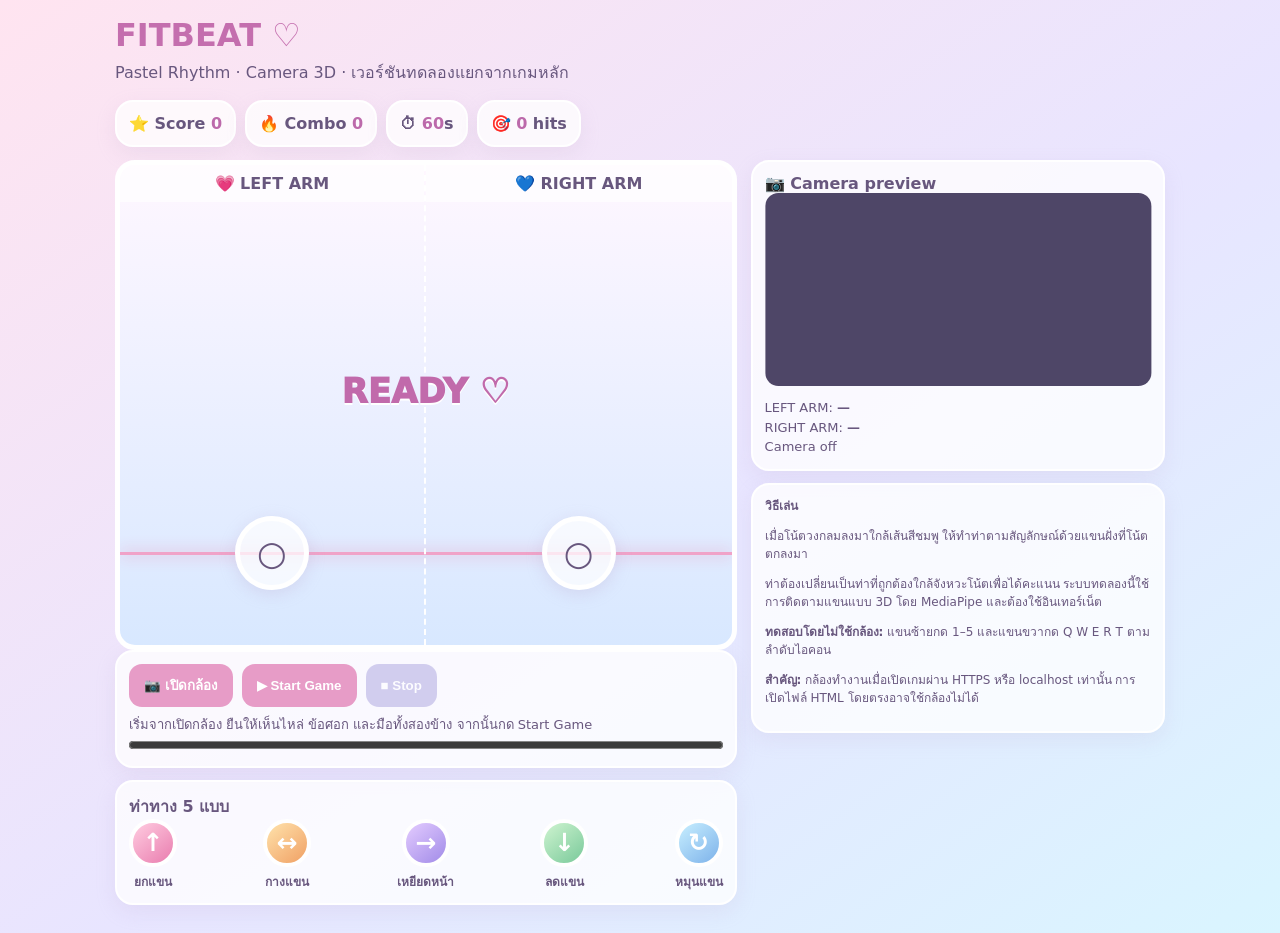
<file: ORIGINAL_CAMERA_DEMOS/FITBEAT_3D_Camera_Demo_FIXED(1).html>
<!doctype html>
<html lang="th"><head><meta charset="utf-8"><meta name="viewport" content="width=device-width,initial-scale=1">
<title>FITBEAT ♡ 3D Camera Rhythm Demo</title>
<style>
:root{font-family:system-ui,sans-serif;color:#68577e}*{box-sizing:border-box}body{margin:0;background:linear-gradient(145deg,#ffe4f0,#e8e5ff 55%,#d9f5ff);min-height:100vh;padding:16px}.app{max-width:1050px;margin:auto}h1{margin:0;color:#c46eae}.sub{margin:6px 0 15px}.top,.buttons,.legend{display:flex;gap:9px;flex-wrap:wrap}.chip,.panel{border:2px solid white;background:#ffffffc9;border-radius:18px;padding:12px;box-shadow:0 7px 20px #b9a0c529}.chip{font-weight:750}.chip b{color:#bc6aab}.layout{display:grid;grid-template-columns:1.5fr 1fr;gap:14px;margin-top:13px}.stage{position:relative;height:490px;border-radius:20px;overflow:hidden;border:5px solid white;background:linear-gradient(180deg,#fff7ff,#d8e8ff)}.lanes{position:absolute;inset:0;display:grid;grid-template-columns:1fr 1fr}.lane{position:relative;border-right:2px dashed #ffffff;overflow:hidden}.lane:last-child{border:0}.lane-title{text-align:center;font-weight:900;background:#ffffffaa;padding:9px}.target{position:absolute;bottom:55px;left:50%;transform:translateX(-50%);height:74px;width:74px;border:5px solid white;border-radius:50%;display:grid;place-items:center;background:#ffffffb9;font-size:34px;box-shadow:0 4px 16px #b9a0c544}.hitline{position:absolute;bottom:90px;left:0;right:0;height:3px;background:#f0a2c8;box-shadow:0 0 15px #e894b9}.note{position:absolute;left:50%;top:0;transform:translate(-50%,-50%);height:60px;width:60px;border-radius:50%;border:5px solid white;display:grid;place-items:center;font-size:33px;color:white;font-weight:900;box-shadow:0 5px 18px #a18cae66,inset 0 5px 6px #ffffff70}.up{background:linear-gradient(140deg,#ffcde1,#e97cae)}.side{background:linear-gradient(140deg,#ffe3ac,#f0a064)}.forward{background:linear-gradient(140deg,#e4ccff,#a18be8)}.down{background:linear-gradient(140deg,#cff4d0,#79c99a)}.circlemove{background:linear-gradient(140deg,#c8efff,#7db2ea)}.panel{margin-bottom:12px}button{background:#e79cc7;color:white;border:0;border-radius:13px;padding:11px 15px;font-weight:800;cursor:pointer}button:disabled{opacity:.5}.secondary{background:#a9a2df}video{width:100%;max-height:220px;object-fit:contain;background:#4e4667;border-radius:13px;transform:scaleX(-1)}.status{font-size:13px;line-height:1.5;margin-top:8px}.legend{justify-content:space-between}.legend span{text-align:center;font-size:12px;font-weight:700}.legend i{width:48px;height:48px;display:grid;place-items:center;border-radius:50%;border:4px solid white;font-size:25px;color:white;font-style:normal;margin:auto auto 5px}.feedback{position:absolute;top:43%;width:100%;text-align:center;font-size:34px;font-weight:1000;color:#c16aab;text-shadow:0 2px white;pointer-events:none}.tiny{font-size:12px;line-height:1.5}#progress{width:100%;accent-color:#e79cc7}@media(max-width:720px){.layout{grid-template-columns:1fr}.stage{height:390px}.note{width:50px;height:50px;font-size:28px}.target{width:60px;height:60px}.hitline{bottom:82px}.target{bottom:52px}}
</style></head>
<body><main class="app"><h1>FITBEAT ♡</h1><p class="sub">Pastel Rhythm · Camera 3D · เวอร์ชันทดลองแยกจากเกมหลัก</p>
<div class="top"><div class="chip">⭐ Score <b id="score">0</b></div><div class="chip">🔥 Combo <b id="combo">0</b></div><div class="chip">⏱ <b id="time">60</b>s</div><div class="chip">🎯 <b id="hits">0</b> hits</div></div>
<div class="layout"><section><div class="stage" id="stage"><div class="hitline"></div><div class="lanes"><div class="lane" id="lane-left"><div class="lane-title">💗 LEFT ARM</div><div class="target" id="target-left">○</div></div><div class="lane" id="lane-right"><div class="lane-title">💙 RIGHT ARM</div><div class="target" id="target-right">○</div></div></div><div class="feedback" id="feedback">READY ♡</div></div>
<div class="panel"><div class="buttons"><button id="camera">📷 เปิดกล้อง</button><button id="start">▶ Start Game</button><button id="stop" class="secondary" disabled>■ Stop</button></div><div class="status" id="status">เริ่มจากเปิดกล้อง ยืนให้เห็นไหล่ ข้อศอก และมือทั้งสองข้าง จากนั้นกด Start Game</div><progress id="progress" value="0" max="60"></progress></div>
<div class="panel"><strong>ท่าทาง 5 แบบ</strong><div class="legend"><span><i class="up">↑</i>ยกแขน</span><span><i class="side">↔</i>กางแขน</span><span><i class="forward">→</i>เหยียดหน้า</span><span><i class="down">↓</i>ลดแขน</span><span><i class="circlemove">↻</i>หมุนแขน</span></div></div></section>
<aside><div class="panel"><strong>📷 Camera preview</strong><video id="video" autoplay muted playsinline></video><div class="status">LEFT ARM: <b id="left-pose">—</b><br>RIGHT ARM: <b id="right-pose">—</b><br><span id="cam-status">Camera off</span></div></div>
<div class="panel tiny"><strong>วิธีเล่น</strong><p>เมื่อโน้ตวงกลมลงมาใกล้เส้นสีชมพู ให้ทำท่าตามสัญลักษณ์ด้วยแขนฝั่งที่โน้ตตกลงมา</p><p>ท่าต้องเปลี่ยนเป็นท่าที่ถูกต้องใกล้จังหวะโน้ตเพื่อได้คะแนน ระบบทดลองนี้ใช้การติดตามแขนแบบ 3D โดย MediaPipe และต้องใช้อินเทอร์เน็ต</p><p><strong>ทดสอบโดยไม่ใช้กล้อง:</strong> แขนซ้ายกด 1–5 และแขนขวากด Q W E R T ตามลำดับไอคอน</p><p><strong>สำคัญ:</strong> กล้องทำงานเมื่อเปิดเกมผ่าน HTTPS หรือ localhost เท่านั้น การเปิดไฟล์ HTML โดยตรงอาจใช้กล้องไม่ได้</p></div></aside></div></main>
<script type="module">
const $=id=>document.getElementById(id), video=$('video');
const poses=['up','side','forward','down','circlemove'],icons={up:'↑',side:'↔',forward:'→',down:'↓',circlemove:'↻',none:'○'},names={up:'Overhead Raise',side:'Side Raise',forward:'Forward Reach',down:'Arms Down',circlemove:'Arm Circles',none:'—'};
let stream=null,tracker=null,cameraOn=false,lastVideo=-1,gameOn=false,startAt=0,spawnAt=0,notes=[],score=0,combo=0,hits=0,anim=0,session=0;
const history={left:[],right:[]},stable={left:{key:'none',count:0,shown:'none'},right:{key:'none',count:0,shown:'none'}};
function msg(s){$('status').textContent=s}function cameraMsg(s){$('cam-status').textContent=s}
function dist(a,b){return Math.hypot(a.x-b.x,a.y-b.y)}
function angle(a,b,c){const ux=a.x-b.x,uy=a.y-b.y,vx=c.x-b.x,vy=c.y-b.y;return Math.acos(Math.max(-1,Math.min(1,(ux*vx+uy*vy)/(Math.hypot(ux,uy)*Math.hypot(vx,vy)+1e-9))))*180/Math.PI}
function detect(lm,side,now,world){
 const ids=side==='left'?[11,13,15,23]:[12,14,16,24];
 const [shoulder,elbow,wrist,hip]=ids.map(i=>lm[i]);
 if(!shoulder||!elbow||!wrist||!hip)return 'none';
 const vis=Math.min(shoulder.visibility??1,elbow.visibility??1,wrist.visibility??1);
 if(vis<.45)return 'none';
 const torso=Math.max(.06,dist(shoulder,hip)),arm=dist(shoulder,wrist);
 const straight=angle(shoulder,elbow,wrist)>140;
 const dy=(wrist.y-shoulder.y)/torso,dx=Math.abs(wrist.x-shoulder.x)/torso;
 const h=history[side];h.push({x:wrist.x,y:wrist.y,t:now});
 while(h.length&&now-h[0].t>1500)h.shift();
 if(h.length>8){const cx=h.reduce((a,p)=>a+p.x,0)/h.length,cy=h.reduce((a,p)=>a+p.y,0)/h.length;
 let travel=0;for(let i=1;i<h.length;i++){const a=Math.atan2(h[i-1].y-cy,h[i-1].x-cx),b=Math.atan2(h[i].y-cy,h[i].x-cx);let d=b-a;while(d>Math.PI)d-=2*Math.PI;while(d< -Math.PI)d+=2*Math.PI;travel+=d}
 const radius=h.reduce((a,p)=>a+Math.hypot(p.x-cx,p.y-cy),0)/h.length;
 if(Math.abs(travel)>Math.PI*1.55&&radius>torso*.2&&radius<torso*1.8)return 'circlemove'}
 if(world?.length>=25){
 const [S,E,W,H]=ids.map(i=>world[i]),vec=(a,b)=>[b.x-a.x,b.y-a.y,b.z-a.z],dot=(a,b)=>a.reduce((v,x,i)=>v+x*b[i],0),norm=a=>Math.hypot(...a),unit=a=>a.map(x=>x/(norm(a)||1));
 const vertical=unit(vec(H,S)),arm3=vec(S,W),len=norm(arm3),elevation=Math.asin(Math.max(-1,Math.min(1,dot(unit(arm3),vertical))))*180/Math.PI;
 const shoulderWidth=norm(vec(world[11],world[12])),across=unit(vec(world[11],world[12])),lateral=Math.abs(dot(unit(arm3),across)),depth=Math.abs(arm3[2])/(len||1);
 const elbowStraight=dot(unit(vec(S,E)),unit(vec(E,W)))>.72;
 if(elbowStraight&&len>Math.max(.12,shoulderWidth*.7)&&elevation>-28&&elevation<40&&depth>.48&&depth>lateral*.95)return 'forward';
 if(elevation>40&&len>.18)return 'up';
 if(elbowStraight&&elevation>-30&&elevation<32&&lateral>.58&&lateral>depth*.9)return 'side';
 if(elevation< -38)return 'down';
 }
 if(dy<-.6&&arm>torso*.65)return 'up';
 if(straight&&dx>.65&&Math.abs(dy)<.5)return 'side';
 if(dy>.65&&dx<.6)return 'down';
 return 'none'
}
function motion(side,pose){if(!gameOn)return;const elapsed=(performance.now()-startAt)/1000;const n=notes.filter(n=>n.side===side&&n.pose===pose&&!n.hit&&Math.abs(elapsed-n.at-2.1)<.44).sort((a,b)=>Math.abs(elapsed-a.at-2.1)-Math.abs(elapsed-b.at-2.1))[0];if(!n)return;n.hit=true;n.el.remove();const delta=Math.abs(elapsed-n.at-2.1);combo++;hits++;score+=(delta<.17?100:50)+Math.min(combo,20)*5;$('feedback').textContent=delta<.17?'PERFECT! ✨':'GOOD! 🌸';$('score').textContent=score;$('combo').textContent=combo;$('hits').textContent=hits}
function spawn(now){const side=Math.random()<.5?'left':'right',pose=poses[Math.floor(Math.random()*5)],el=document.createElement('div');el.className='note '+pose;el.textContent=icons[pose];$('lane-'+side).append(el);notes.push({side,pose,el,at:now,hit:false})}
function stopGame(done=false){gameOn=false;cancelAnimationFrame(anim);$('stop').disabled=true;$('start').disabled=false;for(const n of notes)n.el.remove();notes=[];$('feedback').textContent=done?'FINISH! '+score+' ⭐':'READY ♡';if(done)msg('จบเกม! คะแนน '+score+' · ตีโน้ตสำเร็จ '+hits+' ครั้ง')}
function loopGame(){if(!gameOn)return;const elapsed=(performance.now()-startAt)/1000;if(elapsed>=60){stopGame(true);return}$('time').textContent=Math.ceil(60-elapsed);$('progress').value=elapsed;while(elapsed-spawnAt>=.95){spawnAt+=.95;spawn(spawnAt)}for(const n of notes){if(n.hit)continue;const progress=(elapsed-n.at)/2.1;n.el.style.top=(Math.max(-.15,Math.min(1.4,progress))*($('stage').clientHeight-145)+45)+'px';if(progress>1.22){n.hit=true;n.el.remove();combo=0;$('combo').textContent='0';$('feedback').textContent='MISS'}}notes=notes.filter(n=>!n.hit);anim=requestAnimationFrame(loopGame)}
$('start').onclick=()=>{stopGame();score=combo=hits=0;$('score').textContent='0';$('combo').textContent='0';$('hits').textContent='0';$('time').textContent='60';$('progress').value=0;startAt=performance.now();spawnAt=-.95;gameOn=true;$('start').disabled=true;$('stop').disabled=false;$('feedback').textContent='LET’S MOVE!';msg('เล่นอยู่! ทำท่าให้ตรงจังหวะที่โน้ตถึงเส้นสีชมพู');loopGame()};
$('stop').onclick=()=>stopGame();
window.addEventListener('keydown',e=>{const map={Digit1:['left','up'],Digit2:['left','side'],Digit3:['left','forward'],Digit4:['left','down'],Digit5:['left','circlemove'],KeyQ:['right','up'],KeyW:['right','side'],KeyE:['right','forward'],KeyR:['right','down'],KeyT:['right','circlemove']};if(map[e.code])motion(...map[e.code])});
async function loopCamera(){if(!cameraOn)return;requestAnimationFrame(loopCamera);if(video.readyState<2||video.currentTime===lastVideo||!tracker)return;lastVideo=video.currentTime;try{const now=performance.now(),result=tracker.detectForVideo(video,now),lm=result.landmarks?.[0],world=result.worldLandmarks?.[0];for(const side of ['left','right']){const s=stable[side],key=lm?detect(lm,side,now,world):'none';if(key===s.key)s.count=Math.min(6,s.count+1);else{s.key=key;s.count=1}if(s.count>=3||key==='none'){if(key!==s.shown&&key!=='none')motion(side,key);s.shown=key;$('target-'+side).textContent=icons[key];$(side+'-pose').textContent=names[key]}}}catch(e){cameraMsg('Tracking error: '+e.message);stopCamera()}}
async function startCamera(){if(cameraOn)return;$('camera').disabled=true;cameraMsg('กำลังโหลดโมเดล 3D…');try{
 if(!navigator.mediaDevices?.getUserMedia)throw Error('ต้องเปิดผ่าน HTTPS หรือ localhost');
 const base='https://nekokan0307-svg.github.io/damo002/';
 const {FilesetResolver,PoseLandmarker}=await import(base+'vision_bundle.mjs');
 const vision=await FilesetResolver.forVisionTasks(base+'wasm');
 const model=base+'pose_landmarker_lite.task';
 tracker=await PoseLandmarker.createFromOptions(vision,{baseOptions:{modelAssetPath:model,delegate:'GPU'},runningMode:'VIDEO',numPoses:1}).catch(()=>PoseLandmarker.createFromOptions(vision,{baseOptions:{modelAssetPath:model,delegate:'CPU'},runningMode:'VIDEO',numPoses:1}));
 stream=await navigator.mediaDevices.getUserMedia({audio:false,video:{facingMode:'user',width:{ideal:960},height:{ideal:720}}});video.srcObject=stream;await video.play();cameraOn=true;lastVideo=-1;cameraMsg('🟢 Camera ready');$('camera').textContent='📷 ปิดกล้อง';$('camera').disabled=false;loopCamera()
 }catch(e){cameraMsg('เปิดกล้องไม่ได้: '+e.message);$('camera').disabled=false;stopCamera()}}
function stopCamera(){cameraOn=false;stream?.getTracks().forEach(t=>t.stop());stream=null;video.srcObject=null;tracker?.close();tracker=null;$('camera').textContent='📷 เปิดกล้อง';$('camera').disabled=false}
$('camera').onclick=()=>{if(cameraOn){stopCamera();cameraMsg('Camera off')}else startCamera()};
window.addEventListener('pagehide',()=>{stopGame();stopCamera()});
</script></body></html>
</file>
